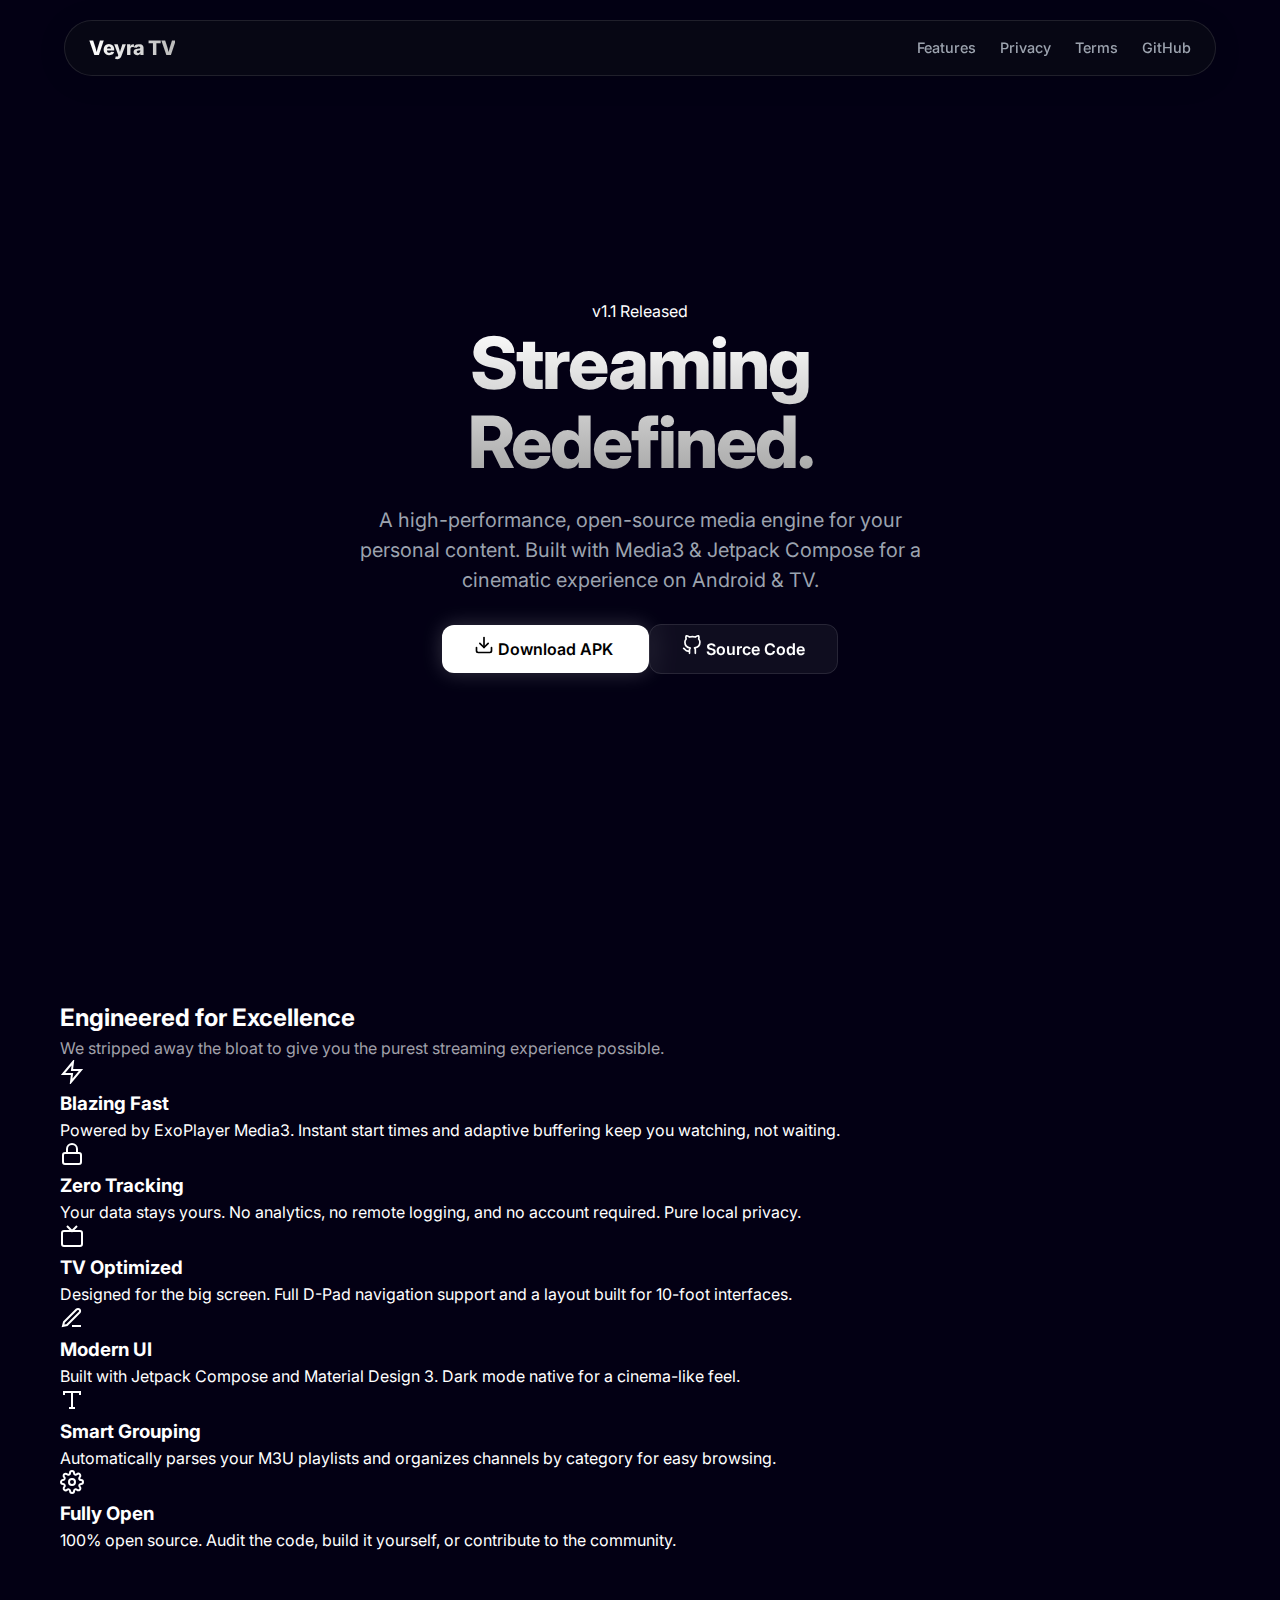
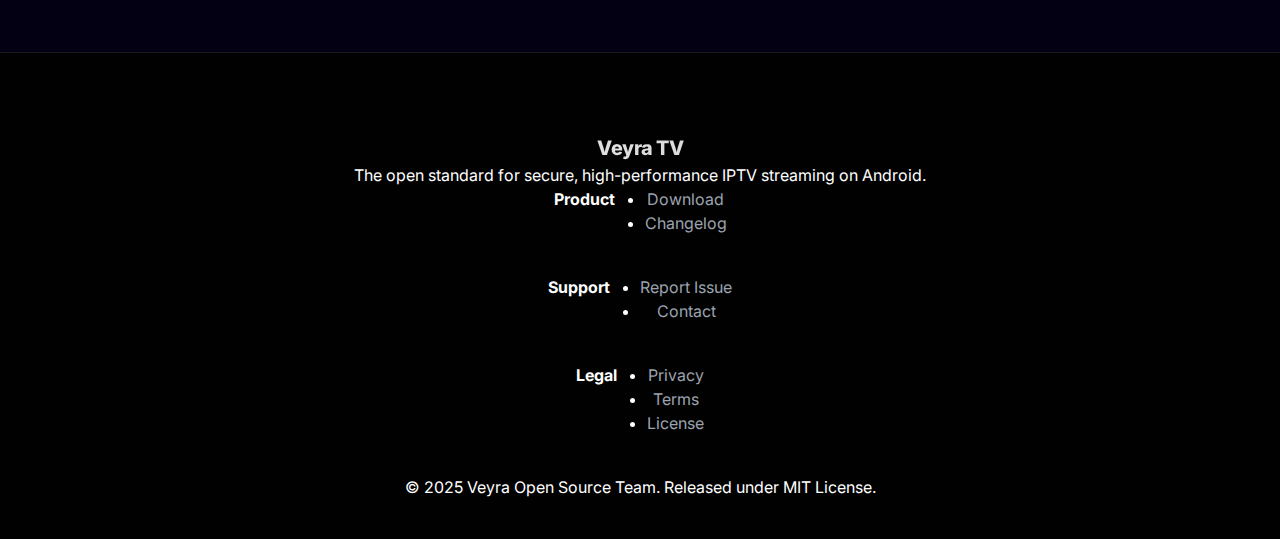
<file: docs/index.html>
<!DOCTYPE html>
<html lang="en">
<head>
    <meta charset="UTF-8">
    <meta name="viewport" content="width=device-width, initial-scale=1.0">
    <title>Veyra TV - The Ultimate Open Source IPTV Player</title>
    <meta name="description" content="Experience buffer-free streaming with Veyra TV. The modern, open-source IPTV player designed for privacy and performance.">
    <link rel="stylesheet" href="css/style.css">
    <link rel="preconnect" href="https://fonts.googleapis.com">
    <link rel="preconnect" href="https://fonts.gstatic.com" crossorigin>
    <link href="https://fonts.googleapis.com/css2?family=Inter:wght@400;500;600;800&display=swap" rel="stylesheet">
</head>
<body>

    <!-- Ambient Glow Background -->
    <div class="background-glow"></div>

    <nav>
        <div class="logo">Veyra TV</div>
        <div class="nav-links">
            <a href="#features">Features</a>
            <a href="privacy.html">Privacy</a>
            <a href="terms.html">Terms</a>
            <a href="https://github.com/Shyam-vadgama/veyra-tv" class="nav-cta">GitHub</a>
        </div>
    </nav>

    <section class="hero">
        <div class="hero-content fade-in-up">
            <span class="badge">v1.1 Released</span>
            <h1>Streaming <br> <span>Redefined.</span></h1>
            <p>A high-performance, open-source media engine for your personal content. Built with Media3 & Jetpack Compose for a cinematic experience on Android & TV.</p>
            
            <div class="hero-btns">
                <a href="https://github.com/Shyam-vadgama/veyra-tv/releases" class="btn btn-primary">
                    <svg width="20" height="20" viewBox="0 0 24 24" fill="none" stroke="currentColor" stroke-width="2" stroke-linecap="round" stroke-linejoin="round"><path d="M21 15v4a2 2 0 0 1-2 2H5a2 2 0 0 1-2-2v-4"/><polyline points="7 10 12 15 17 10"/><line x1="12" y1="15" x2="12" y2="3"/></svg>
                    Download APK
                </a>
                <a href="https://github.com/Shyam-vadgama/veyra-tv" class="btn btn-secondary">
                    <svg width="20" height="20" viewBox="0 0 24 24" fill="none" stroke="currentColor" stroke-width="2" stroke-linecap="round" stroke-linejoin="round"><path d="M9 19c-5 1.5-5-2.5-7-3m14 6v-3.87a3.37 3.37 0 0 0-.94-2.61c3.14-.35 6.44-1.54 6.44-7A5.44 5.44 0 0 0 20 4.77 5.07 5.07 0 0 0 19.91 1S18.73.65 16 2.48a13.38 13.38 0 0 0-7 0C6.27.65 5.09 1 5.09 1A5.07 5.07 0 0 0 5 4.77a5.44 5.44 0 0 0-1.5 3.78c0 5.42 3.3 6.61 6.44 7A3.37 3.37 0 0 0 9 18.13V22"/></svg>
                    Source Code
                </a>
            </div>
        </div>

        <div class="hero-visual fade-in-up" style="transition-delay: 0.2s;">
            <div class="device-mockup">
                <div class="screen-content">
                    <div class="mock-nav">
                        <div class="mock-time"></div>
                        <div class="mock-batt"></div>
                    </div>
                    <div class="mock-hero">
                        <div class="mock-play-btn"></div>
                    </div>
                    <div class="mock-row">
                        <div class="mock-card"></div>
                        <div class="mock-card" style="opacity: 0.5;"></div>
                        <div class="mock-card" style="opacity: 0.3;"></div>
                    </div>
                    <div class="mock-row">
                        <div class="mock-card" style="opacity: 0.8;"></div>
                        <div class="mock-card" style="opacity: 0.4;"></div>
                    </div>
                </div>
            </div>
        </div>
    </section>

    <section id="features" class="features">
        <div class="section-header fade-in-up">
            <h2>Engineered for Excellence</h2>
            <p style="color: #a1a1aa;">We stripped away the bloat to give you the purest streaming experience possible.</p>
        </div>

        <div class="features-grid">
            <div class="feature-card fade-in-up">
                <div class="feature-icon">
                    <svg width="24" height="24" viewBox="0 0 24 24" fill="none" stroke="currentColor" stroke-width="2"><polygon points="13 2 3 14 12 14 11 22 21 10 12 10 13 2"/></svg>
                </div>
                <h3>Blazing Fast</h3>
                <p>Powered by ExoPlayer Media3. Instant start times and adaptive buffering keep you watching, not waiting.</p>
            </div>

            <div class="feature-card fade-in-up" style="transition-delay: 0.1s;">
                <div class="feature-icon">
                    <svg width="24" height="24" viewBox="0 0 24 24" fill="none" stroke="currentColor" stroke-width="2"><rect x="3" y="11" width="18" height="11" rx="2" ry="2"/><path d="M7 11V7a5 5 0 0 1 10 0v4"/></svg>
                </div>
                <h3>Zero Tracking</h3>
                <p>Your data stays yours. No analytics, no remote logging, and no account required. Pure local privacy.</p>
            </div>

            <div class="feature-card fade-in-up" style="transition-delay: 0.2s;">
                <div class="feature-icon">
                    <svg width="24" height="24" viewBox="0 0 24 24" fill="none" stroke="currentColor" stroke-width="2"><rect x="2" y="7" width="20" height="15" rx="2" ry="2"/><polyline points="17 2 12 7 7 2"/></svg>
                </div>
                <h3>TV Optimized</h3>
                <p>Designed for the big screen. Full D-Pad navigation support and a layout built for 10-foot interfaces.</p>
            </div>

            <div class="feature-card fade-in-up">
                <div class="feature-icon">
                    <svg width="24" height="24" viewBox="0 0 24 24" fill="none" stroke="currentColor" stroke-width="2"><path d="M12 20h9"/><path d="M16.5 3.5a2.121 2.121 0 0 1 3 3L7 19l-4 1 1-4L16.5 3.5z"/></svg>
                </div>
                <h3>Modern UI</h3>
                <p>Built with Jetpack Compose and Material Design 3. Dark mode native for a cinema-like feel.</p>
            </div>

            <div class="feature-card fade-in-up" style="transition-delay: 0.1s;">
                <div class="feature-icon">
                    <svg width="24" height="24" viewBox="0 0 24 24" fill="none" stroke="currentColor" stroke-width="2"><polyline points="4 7 4 4 20 4 20 7"/><line x1="9" y1="20" x2="15" y2="20"/><line x1="12" y1="4" x2="12" y2="20"/></svg>
                </div>
                <h3>Smart Grouping</h3>
                <p>Automatically parses your M3U playlists and organizes channels by category for easy browsing.</p>
            </div>

            <div class="feature-card fade-in-up" style="transition-delay: 0.2s;">
                <div class="feature-icon">
                    <svg width="24" height="24" viewBox="0 0 24 24" fill="none" stroke="currentColor" stroke-width="2"><circle cx="12" cy="12" r="3"/><path d="M19.4 15a1.65 1.65 0 0 0 .33 1.82l.06.06a2 2 0 0 1 0 2.83 2 2 0 0 1-2.83 0l-.06-.06a1.65 1.65 0 0 0-1.82-.33 1.65 1.65 0 0 0-1 1.51V21a2 2 0 0 1-2 2 2 2 0 0 1-2-2v-.09A1.65 1.65 0 0 0 9 19.4a1.65 1.65 0 0 0-1.82.33l-.06.06a2 2 0 0 1-2.83 0 2 2 0 0 1 0-2.83l.06-.06a1.65 1.65 0 0 0 .33-1.82 1.65 1.65 0 0 0-1.51-1H3a2 2 0 0 1-2-2 2 2 0 0 1 2-2h.09A1.65 1.65 0 0 0 4.6 9a1.65 1.65 0 0 0-.33-1.82l-.06-.06a2 2 0 0 1 0-2.83 2 2 0 0 1 2.83 0l.06.06a1.65 1.65 0 0 0 1.82.33H9a1.65 1.65 0 0 0 1-1.51V3a2 2 0 0 1 2-2 2 2 0 0 1 2 2v.09a1.65 1.65 0 0 0 1 1.51 1.65 1.65 0 0 0 1.82-.33l.06-.06a2 2 0 0 1 2.83 0 2 2 0 0 1 0 2.83l-.06.06a1.65 1.65 0 0 0-.33 1.82V9a1.65 1.65 0 0 0 1.51 1H21a2 2 0 0 1 2 2 2 2 0 0 1-2 2h-.09a1.65 1.65 0 0 0-1.51 1z"/></svg>
                </div>
                <h3>Fully Open</h3>
                <p>100% open source. Audit the code, build it yourself, or contribute to the community.</p>
            </div>
        </div>
    </section>

    <footer>
        <div class="footer-top">
            <div class="footer-brand">
                <h3 class="logo">Veyra TV</h3>
                <p>The open standard for secure, high-performance IPTV streaming on Android.</p>
            </div>
            
            <div class="footer-links">
                <h4>Product</h4>
                <ul>
                    <li><a href="https://github.com/Shyam-vadgama/veyra-tv/releases">Download</a></li>
                    <li><a href="https://github.com/Shyam-vadgama/veyra-tv/issues">Changelog</a></li>
                </ul>
            </div>

            <div class="footer-links">
                <h4>Support</h4>
                <ul>
                    <li><a href="https://github.com/Shyam-vadgama/veyra-tv/issues">Report Issue</a></li>
                    <li><a href="mailto:shyam.veyra.tv@gmail.com">Contact</a></li>
                </ul>
            </div>

            <div class="footer-links">
                <h4>Legal</h4>
                <ul>
                    <li><a href="privacy.html">Privacy</a></li>
                    <li><a href="terms.html">Terms</a></li>
                    <li><a href="https://github.com/Shyam-vadgama/veyra-tv/blob/main/LICENSE">License</a></li>
                </ul>
            </div>
        </div>
        
        <div class="footer-bottom">
            <p>&copy; 2025 Veyra Open Source Team. Released under MIT License.</p>
        </div>
    </footer>

    <script>
        // Simple Intersection Observer for scroll animations
        document.addEventListener('DOMContentLoaded', () => {
            const observerOptions = {
                threshold: 0.1,
                rootMargin: "0px 0px -50px 0px"
            };

            const observer = new IntersectionObserver((entries) => {
                entries.forEach(entry => {
                    if (entry.isIntersecting) {
                        entry.target.classList.add('visible');
                        observer.unobserve(entry.target);
                    }
                });
            }, observerOptions);

            const fadeElements = document.querySelectorAll('.fade-in-up');
            fadeElements.forEach(el => observer.observe(el));
        });
    </script>
</body>
</html>
</file>
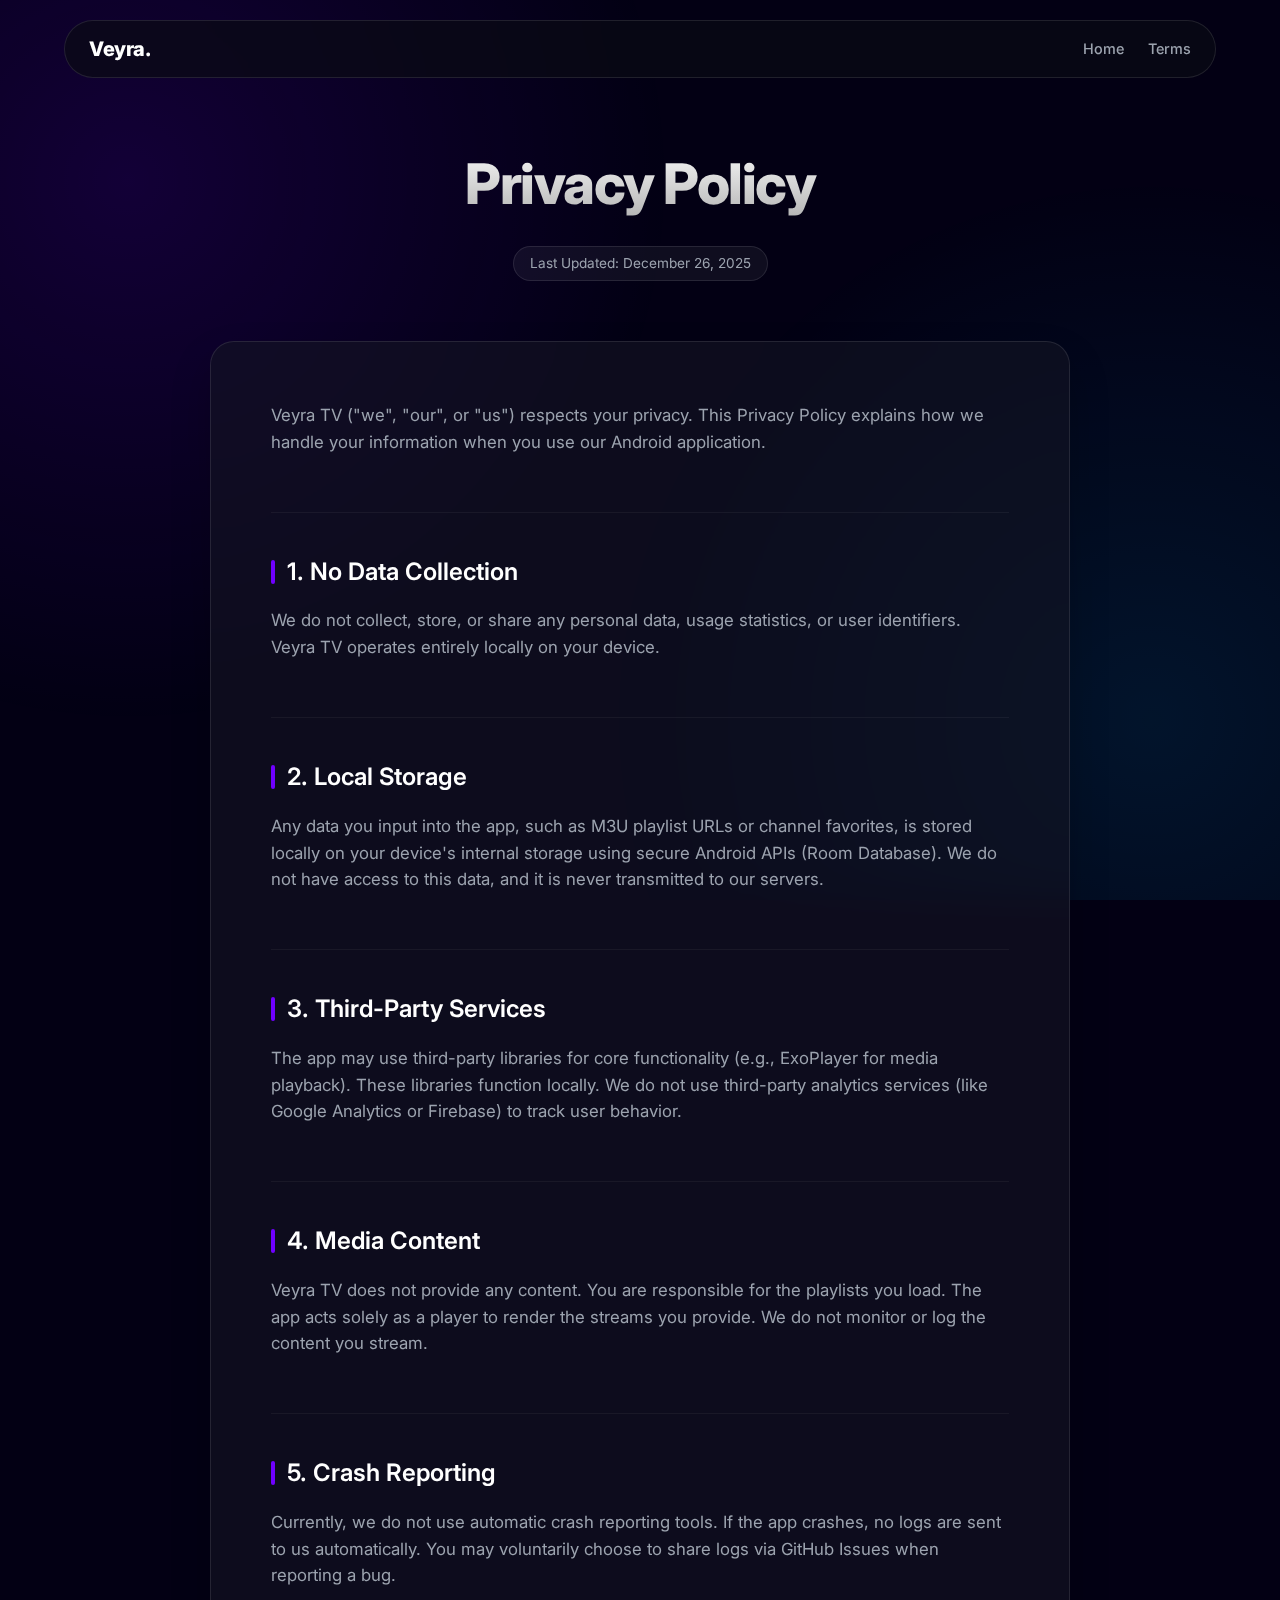
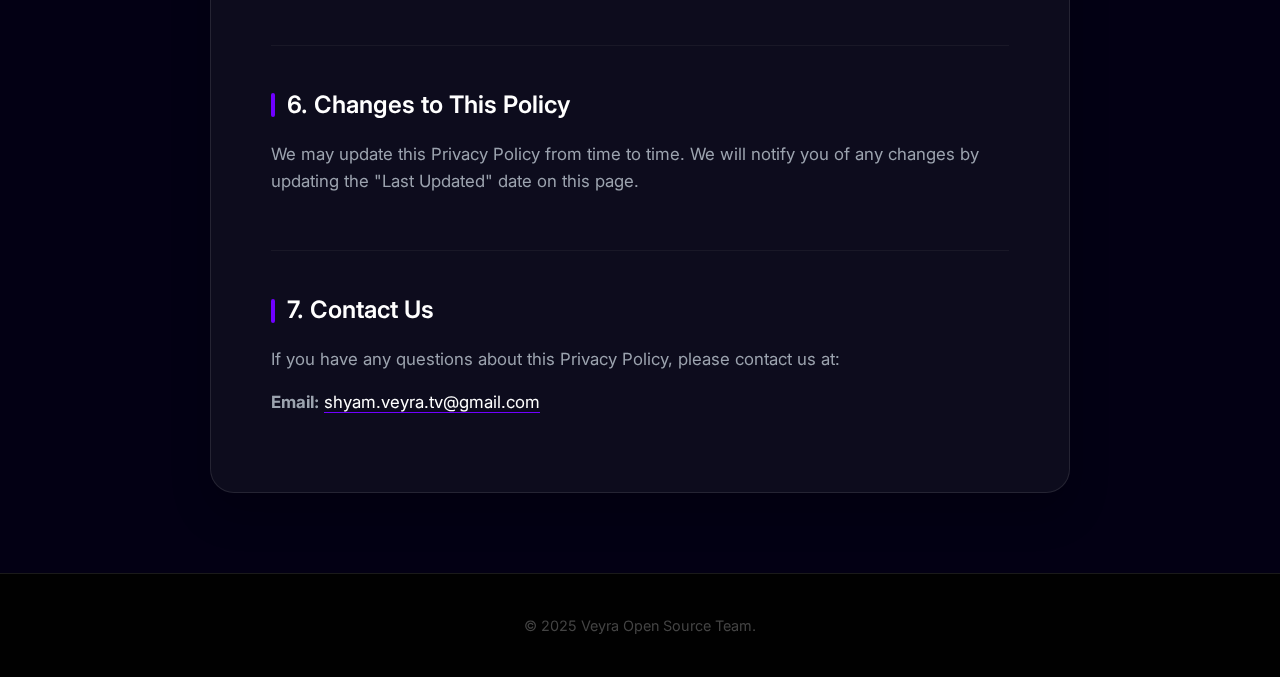
<file: docs/privacy.html>
<!DOCTYPE html>
<html lang="en">
<head>
    <meta charset="UTF-8">
    <meta name="viewport" content="width=device-width, initial-scale=1.0">
    <title>Privacy Policy - Veyra TV</title>
    <style>
        @import url('https://fonts.googleapis.com/css2?family=Inter:wght@400;500;600;700;800&display=swap');

        :root {
            --bg-main: #030014;
            --primary: #7000FF;
            --text-white: #FFFFFF;
            --text-gray: #9CA3AF;
            --border-color: rgba(255, 255, 255, 0.1);
            --glass-bg: rgba(20, 20, 35, 0.6);
            --glass-blur: blur(20px);
        }

        * { margin: 0; padding: 0; box-sizing: border-box; font-family: 'Inter', sans-serif; -webkit-font-smoothing: antialiased; }

        body { background-color: var(--bg-main); color: var(--text-white); line-height: 1.6; overflow-x: hidden; }

        .mesh-background {
            position: fixed; top: 0; left: 0; width: 100vw; height: 100vh; z-index: -1;
            background: 
                radial-gradient(circle at 10% 20%, rgba(112, 0, 255, 0.15), transparent 40%),
                radial-gradient(circle at 90% 80%, rgba(0, 198, 255, 0.1), transparent 40%);
        }

        /* Nav */
        nav {
            position: fixed; top: 20px; left: 50%; transform: translateX(-50%); width: 90%; max-width: 1200px;
            padding: 12px 24px; display: flex; justify-content: space-between; align-items: center;
            background: rgba(10, 10, 20, 0.7); backdrop-filter: var(--glass-blur);
            border: 1px solid var(--border-color); border-radius: 100px; z-index: 1000;
        }
        .logo { font-weight: 800; font-size: 1.25rem; letter-spacing: -0.5px; color: #fff; text-decoration: none; }
        .nav-links { display: flex; gap: 24px; }
        .nav-links a { color: var(--text-gray); text-decoration: none; font-size: 0.9rem; font-weight: 500; transition: color 0.3s; }
        .nav-links a:hover { color: var(--text-white); }

        /* Main Layout */
        .container { max-width: 900px; margin: 0 auto; padding: 140px 20px 80px; position: relative; }

        /* Header Section */
        .page-header { text-align: center; margin-bottom: 60px; }
        .page-header h1 { 
            font-size: 3.5rem; font-weight: 800; margin-bottom: 16px; letter-spacing: -1.5px;
            background: linear-gradient(180deg, #fff 0%, #aaa 100%); -webkit-background-clip: text; -webkit-text-fill-color: transparent;
        }
        .last-updated { 
            display: inline-block; padding: 6px 16px; border-radius: 50px; 
            background: rgba(255,255,255,0.05); border: 1px solid var(--border-color);
            color: var(--text-gray); font-size: 0.85rem; 
        }

        /* Glass Card Content */
        .glass-card {
            background: var(--glass-bg); backdrop-filter: var(--glass-blur);
            border: 1px solid var(--border-color); border-radius: 24px; padding: 60px;
            box-shadow: 0 20px 40px rgba(0,0,0,0.2);
        }

        .section { margin-bottom: 40px; border-bottom: 1px solid rgba(255,255,255,0.05); padding-bottom: 40px; }
        .section:last-child { border-bottom: none; margin-bottom: 0; padding-bottom: 0; }

        h2 { font-size: 1.5rem; color: #fff; margin-bottom: 16px; font-weight: 600; display: flex; align-items: center; gap: 12px; }
        h2::before { content: ''; width: 4px; height: 24px; background: var(--primary); border-radius: 2px; display: block; }
        
        p { color: var(--text-gray); margin-bottom: 16px; font-size: 1.05rem; }
        ul { padding-left: 20px; color: var(--text-gray); margin-bottom: 16px; }
        li { margin-bottom: 10px; }
        a { color: #fff; text-decoration: underline; text-decoration-color: var(--primary); text-underline-offset: 4px; }
        a:hover { color: var(--primary); }

        footer { text-align: center; padding: 40px; color: #444; font-size: 0.9rem; border-top: 1px solid var(--border-color); background: #010101; }

        @media (max-width: 768px) {
            .page-header h1 { font-size: 2.5rem; }
            .glass-card { padding: 30px; }
            .nav-links { display: none; }
        }
    </style>
</head>
<body>

    <div class="mesh-background"></div>

    <nav>
        <a href="index.html" class="logo">Veyra.</a>
        <div class="nav-links">
            <a href="index.html">Home</a>
            <a href="terms.html">Terms</a>
        </div>
    </nav>

    <div class="container">
        <div class="page-header">
            <h1>Privacy Policy</h1>
            <span class="last-updated">Last Updated: December 26, 2025</span>
        </div>

        <div class="glass-card">
            <div class="section">
                <p>Veyra TV ("we", "our", or "us") respects your privacy. This Privacy Policy explains how we handle your information when you use our Android application.</p>
            </div>

            <div class="section">
                <h2>1. No Data Collection</h2>
                <p>We do not collect, store, or share any personal data, usage statistics, or user identifiers. Veyra TV operates entirely locally on your device.</p>
            </div>

            <div class="section">
                <h2>2. Local Storage</h2>
                <p>Any data you input into the app, such as M3U playlist URLs or channel favorites, is stored locally on your device's internal storage using secure Android APIs (Room Database). We do not have access to this data, and it is never transmitted to our servers.</p>
            </div>

            <div class="section">
                <h2>3. Third-Party Services</h2>
                <p>The app may use third-party libraries for core functionality (e.g., ExoPlayer for media playback). These libraries function locally. We do not use third-party analytics services (like Google Analytics or Firebase) to track user behavior.</p>
            </div>

            <div class="section">
                <h2>4. Media Content</h2>
                <p>Veyra TV does not provide any content. You are responsible for the playlists you load. The app acts solely as a player to render the streams you provide. We do not monitor or log the content you stream.</p>
            </div>

            <div class="section">
                <h2>5. Crash Reporting</h2>
                <p>Currently, we do not use automatic crash reporting tools. If the app crashes, no logs are sent to us automatically. You may voluntarily choose to share logs via GitHub Issues when reporting a bug.</p>
            </div>

            <div class="section">
                <h2>6. Changes to This Policy</h2>
                <p>We may update this Privacy Policy from time to time. We will notify you of any changes by updating the "Last Updated" date on this page.</p>
            </div>

            <div class="section">
                <h2>7. Contact Us</h2>
                <p>If you have any questions about this Privacy Policy, please contact us at:</p>
                <p><strong>Email:</strong> <a href="mailto:shyam.veyra.tv@gmail.com">shyam.veyra.tv@gmail.com</a></p>
            </div>
        </div>
    </div>

    <footer>
        &copy; 2025 Veyra Open Source Team.
    </footer>

</body>
</html>
</file>
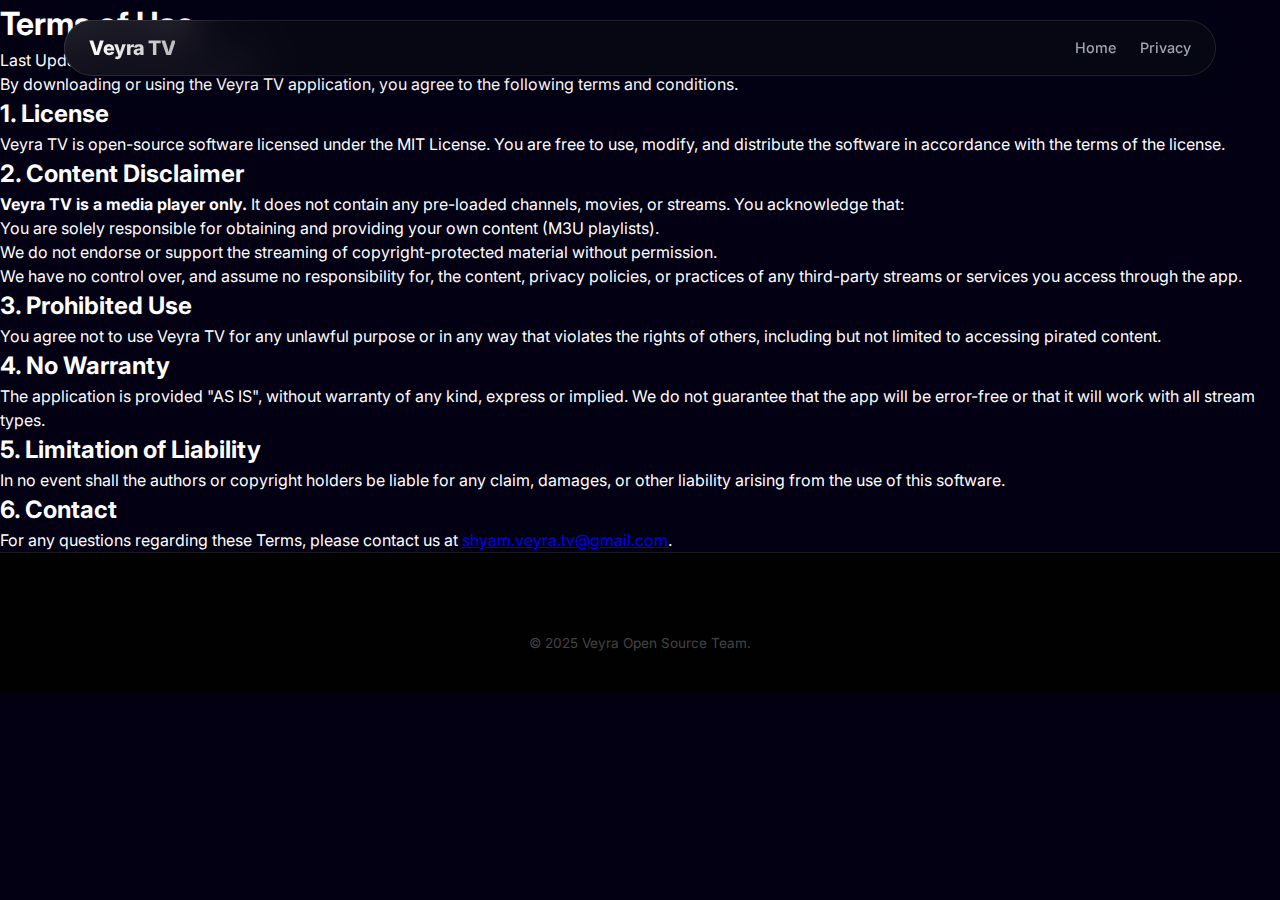
<file: docs/terms.html>
<!DOCTYPE html>
<html lang="en">
<head>
    <meta charset="UTF-8">
    <meta name="viewport" content="width=device-width, initial-scale=1.0">
    <title>Terms of Use - Veyra TV</title>
    <link rel="stylesheet" href="./css/style.css">
    <link href="https://fonts.googleapis.com/css2?family=Inter:wght@400;600;700&display=swap" rel="stylesheet">
</head>
<body>
    <nav>
        <div class="logo"><a href="index.html" style="color: #fff;">Veyra TV</a></div>
        <div class="nav-links">
            <a href="index.html">Home</a>
            <a href="privacy.html">Privacy</a>
        </div>
    </nav>

    <div class="content-page">
        <h1>Terms of Use</h1>
        <span class="last-updated">Last Updated: December 26, 2025</span>

        <p>By downloading or using the Veyra TV application, you agree to the following terms and conditions.</p>

        <h2>1. License</h2>
        <p>Veyra TV is open-source software licensed under the MIT License. You are free to use, modify, and distribute the software in accordance with the terms of the license.</p>

        <h2>2. Content Disclaimer</h2>
        <p><strong>Veyra TV is a media player only.</strong> It does not contain any pre-loaded channels, movies, or streams. You acknowledge that:</p>
        <ul>
            <li>You are solely responsible for obtaining and providing your own content (M3U playlists).</li>
            <li>We do not endorse or support the streaming of copyright-protected material without permission.</li>
            <li>We have no control over, and assume no responsibility for, the content, privacy policies, or practices of any third-party streams or services you access through the app.</li>
        </ul>

        <h2>3. Prohibited Use</h2>
        <p>You agree not to use Veyra TV for any unlawful purpose or in any way that violates the rights of others, including but not limited to accessing pirated content.</p>

        <h2>4. No Warranty</h2>
        <p>The application is provided "AS IS", without warranty of any kind, express or implied. We do not guarantee that the app will be error-free or that it will work with all stream types.</p>

        <h2>5. Limitation of Liability</h2>
        <p>In no event shall the authors or copyright holders be liable for any claim, damages, or other liability arising from the use of this software.</p>

        <h2>6. Contact</h2>
        <p>For any questions regarding these Terms, please contact us at <a href="mailto:shyam.veyra.tv@gmail.com">shyam.veyra.tv@gmail.com</a>.</p>
    </div>

    <footer>
        <div class="copyright">
            &copy; 2025 Veyra Open Source Team.
        </div>
    </footer>
</body>
</html>
</file>
<file: docs/css/style.css>
@import url('https://fonts.googleapis.com/css2?family=Inter:wght@400;500;600;700;800&display=swap');

:root {
    --bg-main: #030014; /* Deep midnight blue/black */
    --bg-card: rgba(20, 20, 35, 0.4);
    --bg-card-hover: rgba(30, 30, 50, 0.6);
    --primary: #7000FF;
    --primary-gradient: linear-gradient(135deg, #7000FF 0%, #A259FF 100%);
    --accent: #00C6FF;
    --text-white: #FFFFFF;
    --text-gray: #9CA3AF;
    --border-color: rgba(255, 255, 255, 0.1);
    --border-glow: rgba(112, 0, 255, 0.5);
    --glass-blur: blur(20px);
}

* {
    margin: 0;
    padding: 0;
    box-sizing: border-box;
    font-family: 'Inter', sans-serif;
    -webkit-font-smoothing: antialiased;
}

body {
    background-color: var(--bg-main);
    color: var(--text-white);
    overflow-x: hidden;
    line-height: 1.5;
}

/* --- Animated Background Mesh --- */
.mesh-background {
    position: fixed;
    top: 0;
    left: 0;
    width: 100vw;
    height: 100vh;
    z-index: -1;
    background: 
        radial-gradient(circle at 15% 50%, rgba(112, 0, 255, 0.15), transparent 40%),
        radial-gradient(circle at 85% 30%, rgba(0, 198, 255, 0.1), transparent 40%);
    pointer-events: none;
}

/* --- Navigation --- */
nav {
    position: fixed;
    top: 20px;
    left: 50%;
    transform: translateX(-50%);
    width: 90%;
    max-width: 1200px;
    padding: 12px 24px;
    display: flex;
    justify-content: space-between;
    align-items: center;
    background: rgba(10, 10, 20, 0.7);
    backdrop-filter: var(--glass-blur);
    border: 1px solid var(--border-color);
    border-radius: 100px;
    z-index: 1000;
    box-shadow: 0 4px 30px rgba(0, 0, 0, 0.1);
}

.logo {
    font-weight: 800;
    font-size: 1.25rem;
    letter-spacing: -0.5px;
    background: linear-gradient(to right, #fff, #bbb);
    -webkit-background-clip: text;
    -webkit-text-fill-color: transparent;
}

.nav-links {
    display: flex;
    gap: 24px;
    align-items: center;
}

.nav-links a {
    color: var(--text-gray);
    text-decoration: none;
    font-size: 0.9rem;
    font-weight: 500;
    transition: color 0.3s;
}

.nav-links a:hover {
    color: var(--text-white);
}

.nav-btn {
    background: rgba(255, 255, 255, 0.1);
    color: #fff !important;
    padding: 8px 16px;
    border-radius: 50px;
    transition: all 0.3s;
    border: 1px solid transparent;
}

.nav-btn:hover {
    background: rgba(255, 255, 255, 0.2);
    border-color: rgba(255, 255, 255, 0.3);
}

/* --- Hero Section --- */
.hero {
    min-height: 100vh;
    display: flex;
    flex-direction: column;
    align-items: center;
    justify-content: center;
    text-align: center;
    padding: 140px 20px 80px;
}

.hero-pill {
    padding: 6px 16px;
    background: rgba(112, 0, 255, 0.15);
    border: 1px solid rgba(112, 0, 255, 0.3);
    border-radius: 50px;
    color: #C499FF;
    font-size: 0.85rem;
    font-weight: 600;
    margin-bottom: 30px;
    display: inline-flex;
    align-items: center;
    gap: 8px;
    backdrop-filter: blur(5px);
}

.hero-pill span {
    width: 6px;
    height: 6px;
    background-color: #A259FF;
    border-radius: 50%;
    box-shadow: 0 0 10px #A259FF;
}

.hero h1 {
    font-size: 4.5rem;
    font-weight: 800;
    line-height: 1.1;
    margin-bottom: 24px;
    letter-spacing: -2px;
    background: linear-gradient(180deg, #FFFFFF 0%, #A5A5A5 100%);
    -webkit-background-clip: text;
    -webkit-text-fill-color: transparent;
    max-width: 900px;
}

.hero p {
    font-size: 1.25rem;
    color: var(--text-gray);
    max-width: 600px;
    margin-bottom: 40px;
}

.cta-group {
    display: flex;
    gap: 16px;
    margin-bottom: 80px;
}

.btn-primary {
    padding: 14px 32px;
    background: var(--text-white);
    color: #000;
    font-weight: 600;
    border-radius: 12px;
    text-decoration: none;
    transition: transform 0.2s, box-shadow 0.2s;
    box-shadow: 0 0 20px rgba(255, 255, 255, 0.2);
}

.btn-primary:hover {
    transform: scale(1.05);
    box-shadow: 0 0 30px rgba(255, 255, 255, 0.4);
}

.btn-secondary {
    padding: 14px 32px;
    background: rgba(255, 255, 255, 0.05);
    color: var(--text-white);
    font-weight: 600;
    border-radius: 12px;
    text-decoration: none;
    border: 1px solid var(--border-color);
    transition: all 0.2s;
    backdrop-filter: blur(10px);
}

.btn-secondary:hover {
    background: rgba(255, 255, 255, 0.1);
    border-color: rgba(255, 255, 255, 0.3);
}

/* --- App Mockup (CSS) --- */
.app-preview-container {
    perspective: 2000px;
    width: 100%;
    max-width: 1000px;
    margin: 0 auto;
}

.app-window {
    width: 100%;
    height: 600px; /* Adjust based on content */
    background: #0F0F16;
    border-radius: 20px;
    border: 1px solid rgba(255, 255, 255, 0.1);
    box-shadow: 
        0 0 0 1px rgba(0, 0, 0, 0.5),
        0 50px 100px -20px rgba(0, 0, 0, 0.7),
        0 0 80px rgba(112, 0, 255, 0.15); /* Purple ambient glow */
    overflow: hidden;
    transform: rotateX(20deg) scale(0.9);
    transform-origin: center top;
    position: relative;
    opacity: 0;
    animation: revealApp 1.5s cubic-bezier(0.2, 0.8, 0.2, 1) forwards;
    animation-delay: 0.3s;
}

@keyframes revealApp {
    to { opacity: 1; transform: rotateX(10deg) scale(1); }
}

/* Mock UI inside window */
.app-header {
    height: 50px;
    background: rgba(20, 20, 30, 0.8);
    border-bottom: 1px solid rgba(255,255,255,0.05);
    display: flex;
    align-items: center;
    padding: 0 20px;
    gap: 8px;
}
.dot { width: 12px; height: 12px; border-radius: 50%; }
.dot.red { background: #FF5F56; }
.dot.yellow { background: #FFBD2E; }
.dot.green { background: #27C93F; }

.app-body {
    padding: 30px;
    display: grid;
    grid-template-columns: 240px 1fr;
    gap: 30px;
    height: calc(100% - 50px);
}

.sidebar { display: flex; flex-direction: column; gap: 15px; }
.sidebar-item { height: 40px; background: rgba(255,255,255,0.03); border-radius: 8px; width: 100%; }
.sidebar-item.active { background: rgba(112, 0, 255, 0.2); border: 1px solid rgba(112, 0, 255, 0.3); }

.content-area { display: grid; grid-template-columns: repeat(3, 1fr); gap: 20px; align-content: start; }
.video-card { aspect-ratio: 16/9; background: #1A1A24; border-radius: 12px; position: relative; overflow: hidden;}
.video-card::after { content: ''; position: absolute; bottom: 0; left: 0; width: 100%; height: 50%; background: linear-gradient(transparent, rgba(0,0,0,0.8)); }

/* --- Bento Grid Features --- */
.features {
    padding: 100px 20px;
    max-width: 1200px;
    margin: 0 auto;
}

.bento-grid {
    display: grid;
    grid-template-columns: repeat(4, 1fr);
    grid-template-rows: repeat(2, 300px);
    gap: 20px;
}

.bento-card {
    background: var(--bg-card);
    border: 1px solid var(--border-color);
    border-radius: 24px;
    padding: 32px;
    display: flex;
    flex-direction: column;
    justify-content: space-between;
    transition: all 0.3s ease;
    position: relative;
    overflow: hidden;
}

.bento-card:hover {
    border-color: rgba(255, 255, 255, 0.2);
    background: var(--bg-card-hover);
    transform: translateY(-2px);
}

.bento-card.large { grid-column: span 2; }
.bento-card.tall { grid-row: span 2; }

.bento-icon {
    width: 48px;
    height: 48px;
    background: rgba(255, 255, 255, 0.05);
    border-radius: 12px;
    display: flex;
    align-items: center;
    justify-content: center;
    margin-bottom: 20px;
    font-size: 1.5rem;
}

.bento-card h3 {
    font-size: 1.5rem;
    margin-bottom: 10px;
    color: #fff;
}

.bento-card p {
    color: var(--text-gray);
    font-size: 0.95rem;
}

/* Specific Card Styles */
.card-gradient {
    background: radial-gradient(circle at top right, rgba(112, 0, 255, 0.2), transparent 60%), var(--bg-card);
}

/* --- Footer --- */
footer {
    border-top: 1px solid var(--border-color);
    padding: 80px 20px 40px;
    background: #010101;
    text-align: center;
}

.footer-logo {
    font-size: 2rem;
    font-weight: 800;
    margin-bottom: 20px;
    color: #fff;
}

.footer-links {
    display: flex;
    justify-content: center;
    gap: 30px;
    margin-bottom: 40px;
}

.footer-links a {
    color: var(--text-gray);
    text-decoration: none;
    transition: color 0.3s;
}

.footer-links a:hover { color: #fff; }

.copyright {
    color: #444;
    font-size: 0.85rem;
}

/* --- Mobile Responsiveness --- */
@media (max-width: 1024px) {
    .bento-grid { grid-template-columns: repeat(2, 1fr); grid-template-rows: auto; }
    .bento-card.large, .bento-card.tall { grid-column: span 1; grid-row: span 1; min-height: 250px; }
    .app-window { height: 400px; }
}

@media (max-width: 768px) {
    .hero h1 { font-size: 3rem; }
    .nav-links { display: none; }
    .bento-grid { grid-template-columns: 1fr; }
    .bento-card.large { grid-column: span 1; }
}
</file>
